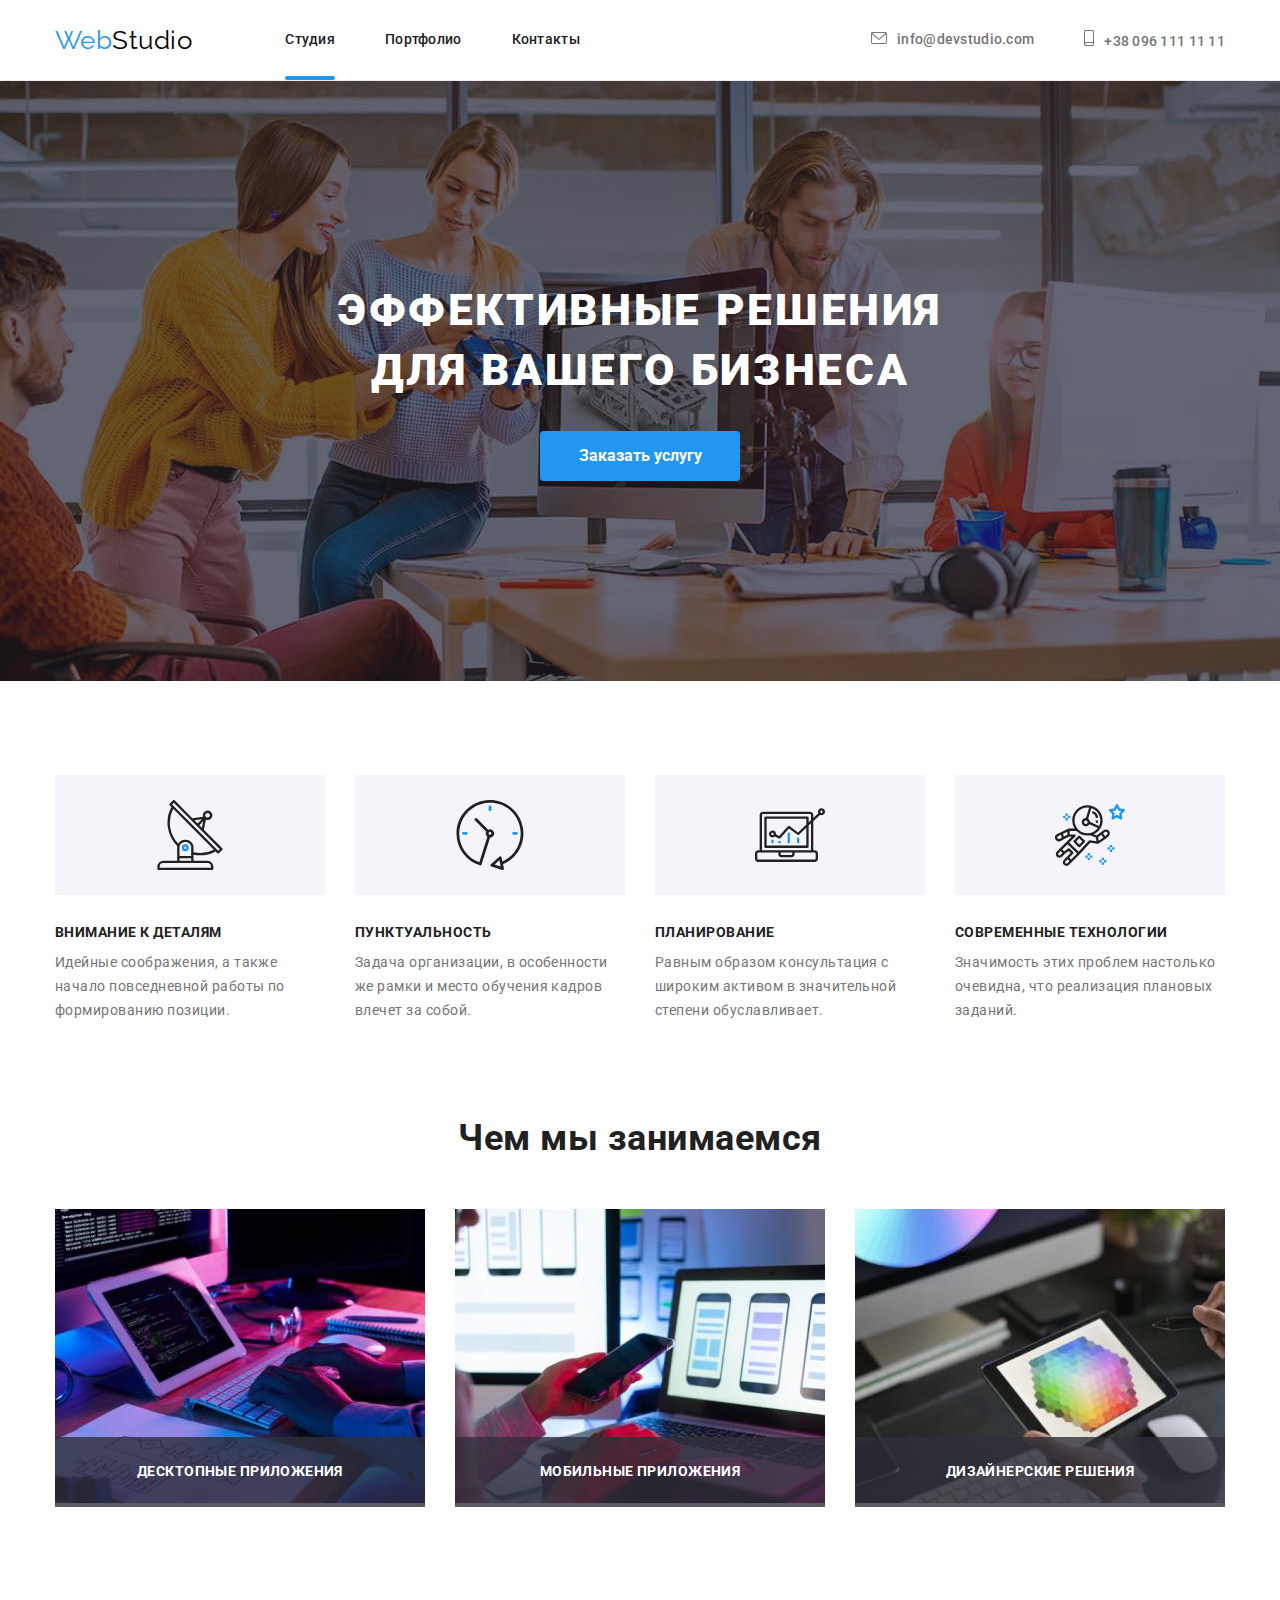
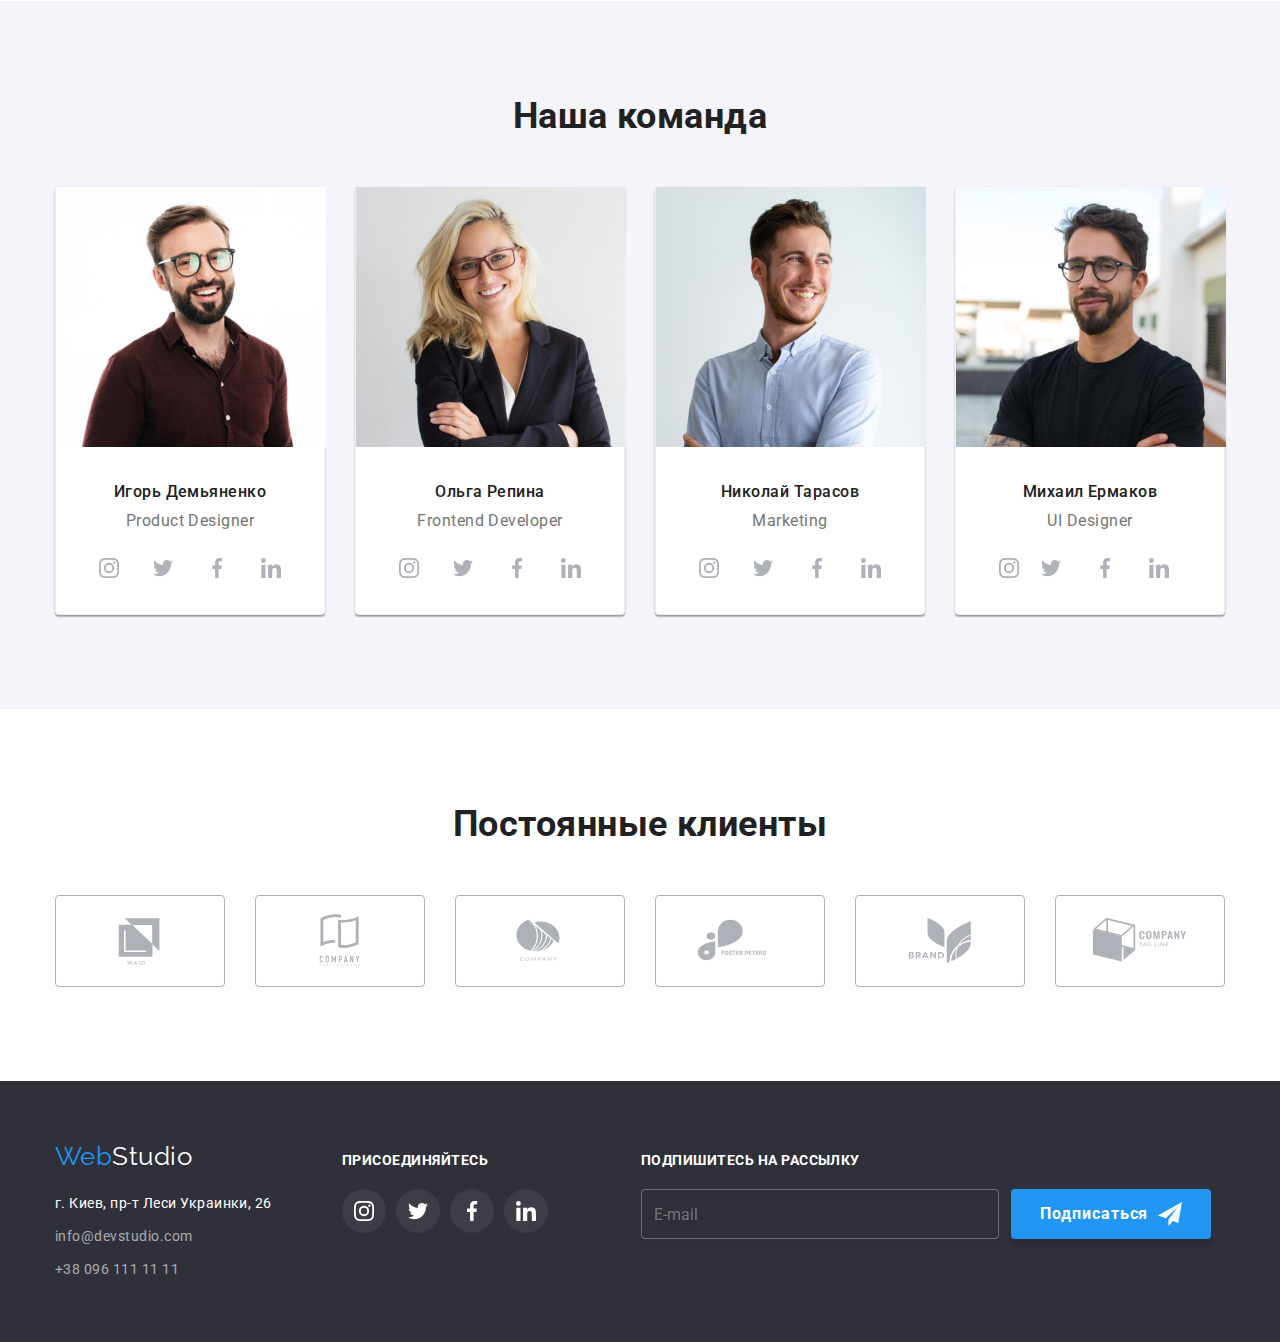
<file: index.html>
<!DOCTYPE html>
<html lang="ru">
  <head>
    <meta charset="UTF-8"/>
    <meta name="viewport" content="width=device-width, initial-scale=1.0"/>
    <title>Document</title>
    <link
      href="https://fonts.googleapis.com/css2?family=Raleway:wght@700&family=Roboto:wght@400;500;700;900&display=swap"
      rel="stylesheet"/>
    <link
      rel="stylesheet"
      href="https://cdnjs.cloudflare.com/ajax/libs/modern-normalize/1.1.0/modern-normalize.min.css"/>
    <link rel="stylesheet" href="./css/main.min.css"/>
  </head>
  <body>
    <!--Шапка сайта-->
    <header class="header">
      <div class="container header__container">
        <a href="./index.html" class="logo"><span class="logo__log">Web</span>Studio</a>
        <ul class="navigation">
          <li class="navigation__item">
            <a class="navigation__link current" href="./index.html">Студия</a>
          </li>
          <li class="navigation__item">
            <a class="navigation__link" href="./portfolio.html">Портфолио</a>
          </li>
          <li class="navigation__item">
            <a class="navigation__link" href="Контакты">Контакты</a>
          </li>
        </ul>
        <ul class="contact">
          <li class="contact__item">
            <a class="contact__link" href="info@devstudio.com">
              <svg class="contact__icon" width="16" height="12">
                <use href="./images/svg/sprite.svg#icon-envelope-hover"></use>
                </svg>info@devstudio.com</a>
          </li>
          <li class="contact__item">
            <a class="contact__link" href="+380961111111">
              <svg class="contact__icon" width="10" height="16">
                <use href="./images/svg/sprite.svg#icon-smartphone"></use>
                </svg>+38 096 111 11 11</a>
          </li>
        </ul>
      </div>
    </header>
    <main>
      <!--Герой-->
      <section class="hero">
        <div class="container">
          <h1 class="hero__title">Эффективные решения<br/>для вашего бизнеса</h1>
          <button
            class="button primery hero__button"
            type="button"
            data-modal-open>Заказать услугу
          </button>
        </div>
      </section>
      <!--Преимущества-->
      <section class="feature">
        <div class="container">
          <ul class="feature__list">
            <li class="feature__item">
              <div class="feature__desckription">
                <div class="feature__block">
                  <svg class="feature__icon">
                    <use href="./images/svg/sprite.svg#icon-antenna"></use>
                  </svg>
                </div>
                <h3 class="feature__title">Внимание к деталям</h3>
                <p class="feature__text">
                  Идейные соображения, а также начало повседневной работы по
                  формированию позиции.
                </p>
              </div>
            </li>
            <li class="feature__item">
              <div class="feature__desckription">
                <div class="feature__block">
                  <svg class="feature__icon">
                    <use href="./images/svg/sprite.svg#icon-clock"></use>
                  </svg>
                </div>
                <h3 class="feature__title">Пунктуальность</h3>
                <p class="feature__text">
                  Задача организации, в особенности же рамки и место обучения
                  кадров влечет за собой.
                </p>
              </div>
            </li>
            <li class="feature__item">
              <div class="feature__desckription">
                <div class="feature__block">
                  <svg class="feature__icon">
                    <use href="./images/svg/sprite.svg#icon-diagram"></use>
                  </svg>
                </div>
                <h3 class="feature__title">Планирование</h3>
                <p class="feature__text">
                  Равным образом консультация с широким активом в значительной
                  степени обуславливает.
                </p>
              </div>
            </li>
            <li class="feature__item">
              <div class="feature__desckription">
                <div class="feature__block">
                  <svg class="feature__icon">
                    <use href="./images/svg/sprite.svg#icon-astronaut"></use>
                  </svg>
                </div>
                <h3 class="feature__title">Современные технологии</h3>
                <p class="feature__text">
                  Значимость этих проблем настолько очевидна, что реализация
                  плановых заданий.
                </p>
              </div>
            </li>
          </ul>
        </div>
      </section>
      <!--Чем мы занимаемся-->
      <section class="work">
        <div class="container">
          <h2 class="section__title">Чем мы занимаемся</h2>
          <ul class="work__list">
            <li class="work__item">
              <img
                src="./images/work/box1.jpg"
                alt="планшет с клавиатурой"
                width="370"/>
              <h3 class="work__title">Десктопные приложения</h3>
            </li>
            <li class="work__item">
              <img
                src="./images/work/box2.jpg"
                alt="ноутбук и телефон"
                width="370"/>
              <h3 class="work__title">Мобильные приложения</h3>
            </li>
            <li class="work__item">
              <img
                src="./images/work/box3.jpg"
                alt="рисунок на планшете"
                width="370"/>
              <h3 class="work__title">Дизайнерские решения</h3>
            </li>
          </ul>
        </div>
      </section>
      <!--Наша команда-->
      <section class="team">
        <div class="container">
          <h2 class="section__title">Наша команда</h2>
          <ul class="team__list">
            <li class="team__item">
              <img
                src="./images/team/photo1.jpg"
                alt="мужчина в очках улыбается"
                width="270"/>
              <div class="team__title">
                <h3 class="team__name">Игорь Демьяненко</h3>
                <p class="team__position">Product Designer</p>
                <ul class="team__media media">
                  <li class="media__item">
                    <a class="media__link" href=""><svg class="media__icon">
                      <use href="./images/svg/sprite.svg#icon-instagram"></use></svg>
                    </a>
                  </li>
                  <li class="media__item">
                    <a class="media__link" href=""><svg class="media__icon">
                      <use href="./images/svg/sprite.svg#icon-twitter"></use></svg>
                    </a>
                  </li>
                  <li class="media__item">
                    <a class="media__link" href=""><svg class="media__icon">
                      <use href="./images/svg/sprite.svg#icon-facebook"></use></svg>
                    </a>
                  </li>
                  <li class="media__item">
                    <a class="media__link" href=""><svg class="media__icon">
                      <use href="./images/svg/sprite.svg#icon-linkedin"></use></svg>
                    </a>
                  </li>
                </ul>
              </div>
            </li>
            <li class="team__item">
              <img
                src="./images/team/photo2.jpg"
                alt="женщина в очках"
                width="270"/>
              <div class="team__title">
                <h3 class="team__name">Ольга Репина</h3>
                <p class="team__position">Frontend Developer</p>
                <ul class="team__media media">
                  <li class="media__item">
                    <a class="media__link" href=""><svg class="media__icon">
                      <use href="./images/svg/sprite.svg#icon-instagram"></use></svg>
                    </a>
                  </li>
                  <li class="media__item">
                    <a class="media__link" href=""><svg class="media__icon">
                      <use href="./images/svg/sprite.svg#icon-twitter"></use></svg>
                    </a>
                  </li>
                  <li class="media__item">
                    <a class="media__link" href=""><svg class="media__icon">
                      <use href="./images/svg/sprite.svg#icon-facebook"></use></svg>
                    </a>
                  </li>
                  <li class="media__item">
                    <a class="media__link" href=""><svg class="media__icon">
                      <use href="./images/svg/sprite.svg#icon-linkedin"></use></svg>
                    </a>
                  </li>
                </ul>
              </div>
            </li>
            <li class="team__item">
              <img
                src="./images/team/photo3.jpg"
                alt="мужчина улыбается"
                width="270"/>
              <div class="team__title">
                <h3 class="team__name">Николай Тарасов</h3>
                <p class="team__position">Marketing</p>
                <ul class="team__media media">
                  <li class="media__item">
                    <a class="media__link" href=""><svg class="media__icon">
                      <use href="./images/svg/sprite.svg#icon-instagram"></use></svg>
                    </a>
                  </li>
                  <li class="media__item">
                    <a class="media__link" href=""><svg class="media__icon">
                      <use href="./images/svg/sprite.svg#icon-twitter"></use></svg>
                    </a>
                  </li>
                  <li class="media__item">
                    <a class="media__link" href=""><svg class="media__icon">
                      <use href="./images/svg/sprite.svg#icon-facebook"></use></svg>
                    </a>
                  </li>
                  <li class="media__item">
                    <a class="media__link" href=""><svg class="media__icon">
                      <use href="./images/svg/sprite.svg#icon-linkedin"></use></svg>
                    </a>
                  </li>
                </ul>
              </div>
            </li>
            <li class="team__item">
              <img
                src="./images/team/photo4.jpg"
                alt="мужчина в очках"
                width="270"/>
              <div class="team__title">
                <h3 class="team__name">Михаил Ермаков</h3>
                <p class="team__position">UI Designer</p>
                <ul class="team__media media">
                  <li class="media_-item">
                    <a class="media__link" href=""><svg class="media__icon">
                      <use href="./images/svg/sprite.svg#icon-instagram"></use></svg>
                    </a>
                  </li>
                  <li class="media__item">
                    <a class="media__link" href=""><svg class="media__icon">
                      <use href="./images/svg/sprite.svg#icon-twitter"></use></svg>
                    </a>
                  </li>
                  <li class="media__item">
                    <a class="media__link" href=""><svg class="media__icon">
                      <use href="./images/svg/sprite.svg#icon-facebook"></use></svg>
                    </a>
                  </li>
                  <li class="media__item">
                    <a class="media__link" href=""><svg class="media__icon">
                      <use href="./images/svg/sprite.svg#icon-linkedin"></use></svg>
                    </a>
                  </li>
                </ul>
              </div>
            </li>
          </ul>
        </div>
      </section>
      <section class="clients">
        <div class="container">
          <h2 class="section__title">Постоянные клиенты</h2>
          <ul class="clients__list">
            <li class="clients__item">
              <a class="clients__link" href=""><svg class="clients__icon">
                <use href="./images/svg/sprite.svg#icon-Logo1"></use></svg>
              </a>
            </li>
            <li class="clients__item">
              <a class="clients__link" href=""><svg class="clients__icon">
                <use href="./images/svg/sprite.svg#icon-Logo2"></use></svg>
              </a>
            </li>
            <li class="clients__item">
              <a class="clients__link" href=""><svg class="clients__icon">
                <use href="./images/svg/sprite.svg#icon-Logo3"></use></svg>
              </a>
            </li>
            <li class="clients__item">
              <a class="clients__link" href=""><svg class="clients__icon">
                <use href="./images/svg/sprite.svg#icon-Logo4"></use></svg>
              </a>
            </li>
            <li class="clients__item">
              <a class="clients__link" href=""><svg class="clients__icon">
                <use href="./images/svg/sprite.svg#icon-Logo5"></use></svg>
              </a>
            </li>
            <li class="clients__item">
              <a class="clients__link" href=""><svg class="clients__icon">
                <use href="./images/svg/sprite.svg#icon-Logo6"></use></svg>
              </a>
            </li>
          </ul>
        </div>
      </section>
    </main>
    <!--Футер-->
    <footer class="footer">
      <div class="container join">
        <div class="address">
          <a class="logo" href="./index.html"><span class="logo__log">Web</span>Studio</a>
          <address>
            <ul class="address__list">
              <li>
                <a class="address__location" 
                href="https://goo.gl/maps/p9asSNpHpRRXdiQKA">г. Киев, пр-т Леси Украинки, 26</a>
              </li>
              <li>
                <a class="address__link" href="info@devstudio.com">info@devstudio.com</a>
              </li>
              <li>
                <a class="address__link" href="+380961111111">+38 096 111 11 11</a>
              </li>
            </ul>
          </address>
        </div>
        <div class="join__block">
          <h3 class="join__title">Присоединяйтесь</h3>
          <ul class="join__list">
            <li class="join__item">
              <a class="join__link" href=""><svg class="join__icon">
                <use href="./images/svg/sprite.svg#icon-instagram"></use></svg>
              </a>
            </li>
            <li class="join__item">
              <a class="join__link" href=""><svg class="join__icon">
                <use href="./images/svg/sprite.svg#icon-twitter"></use></svg>
              </a>
            </li>
            <li class="join__item">
              <a class="join__link" href=""><svg class="join__icon">
                <use href="./images/svg/sprite.svg#icon-facebook"></use></svg>
              </a>
            </li>
            <li class="join__item">
              <a class="join__link" href=""><svg class="join__icon">
                <use href="./images/svg/sprite.svg#icon-linkedin"></use></svg>
              </a>
            </li>
          </ul>
        </div>
        <form class="footer__form">
          <h3 class="join__title">Подпишитесь на рассылку</h3>
          <span class="footer__email">
            <label>
              <input
                class="footer__input"
                type="text"
                name=""
                placeholder="E-mail"/>
            </label>
            <div class="footer__button">
              <button class="button__submit">
                Подписаться
                <svg class="footer__icon" width="24" height="24">
                  <use href="./images/svg/sprite.svg#icon-send"></use>
                </svg>
              </button>
            </div>
          </span>
        </form>
      </div>
    </footer>
    <div class="backdrop is-hidden" data-modal>
      <div class="modal">
        <button class="modal__button" type="button" data-modal-close>
          <svg class="modal__icon" width="18" height="18">
            <use href="./images/svg/sprite.svg#icon-close"></use>
          </svg>
        </button>
        <h2 class="modal__title">Оставьте свои данные, мы вам перезвоним</h2>
        <form class="modal__form record">
          <label class="record__label">
            <span class="record__name">Имя</span>
            <input
              class="record__input"
              type="text"
              name="user_name"
              placeholder=" "
              required
              minlength="2"/>
            <svg width="18" height="18" class="record__icon">
              <use href="./images/svg/sprite.svg#icon-person-black"></use>
            </svg>
          </label>
          <label class="record__label">
            <span class="record__name">Телефон</span>
            <input
              class="record__input"
              type="tel"
              name="user_phone"
              placeholder=" "
              required/>
            <svg width="18" height="18" class="record__icon">
              <use href="./images/svg/sprite.svg#icon-phone-black"></use>
            </svg>
          </label>
          <label class="record__label">
            <span class="record__name">Почта</span>
            <input
              class="record__input"
              type="email"
              name="user_email"
              placeholder=" "
              required/>
            <svg width="18" height="18" class="record__icon">
              <use href="./images/svg/sprite.svg#icon-email-black"></use>
            </svg>
          </label>
          <label class="record__label">
            <span class="record__name">Комментарий</span>
            <textarea
              class="feedback-input"
              name="feedback"
              rows="5"
              placeholder="Введите текст">
            </textarea>
          </label>
          <label class="agree">
            <input class="check-input" type="checkbox"/>
            <span class="check-box"></span>
            <span class="check">Соглашаюсь с рассылкой и принимаю
              <span><a class="agree-doc" href="#">Условия договора</a></span>
            </span>
          </label>
          <div class="contact-btn-submit">
            <button class="contact-btn" type="submit">Отправить</button>
          </div>
        </form>
      </div>
    </div>
    <script src="./js/modal.js"></script>
  </body>
</html>
</file>
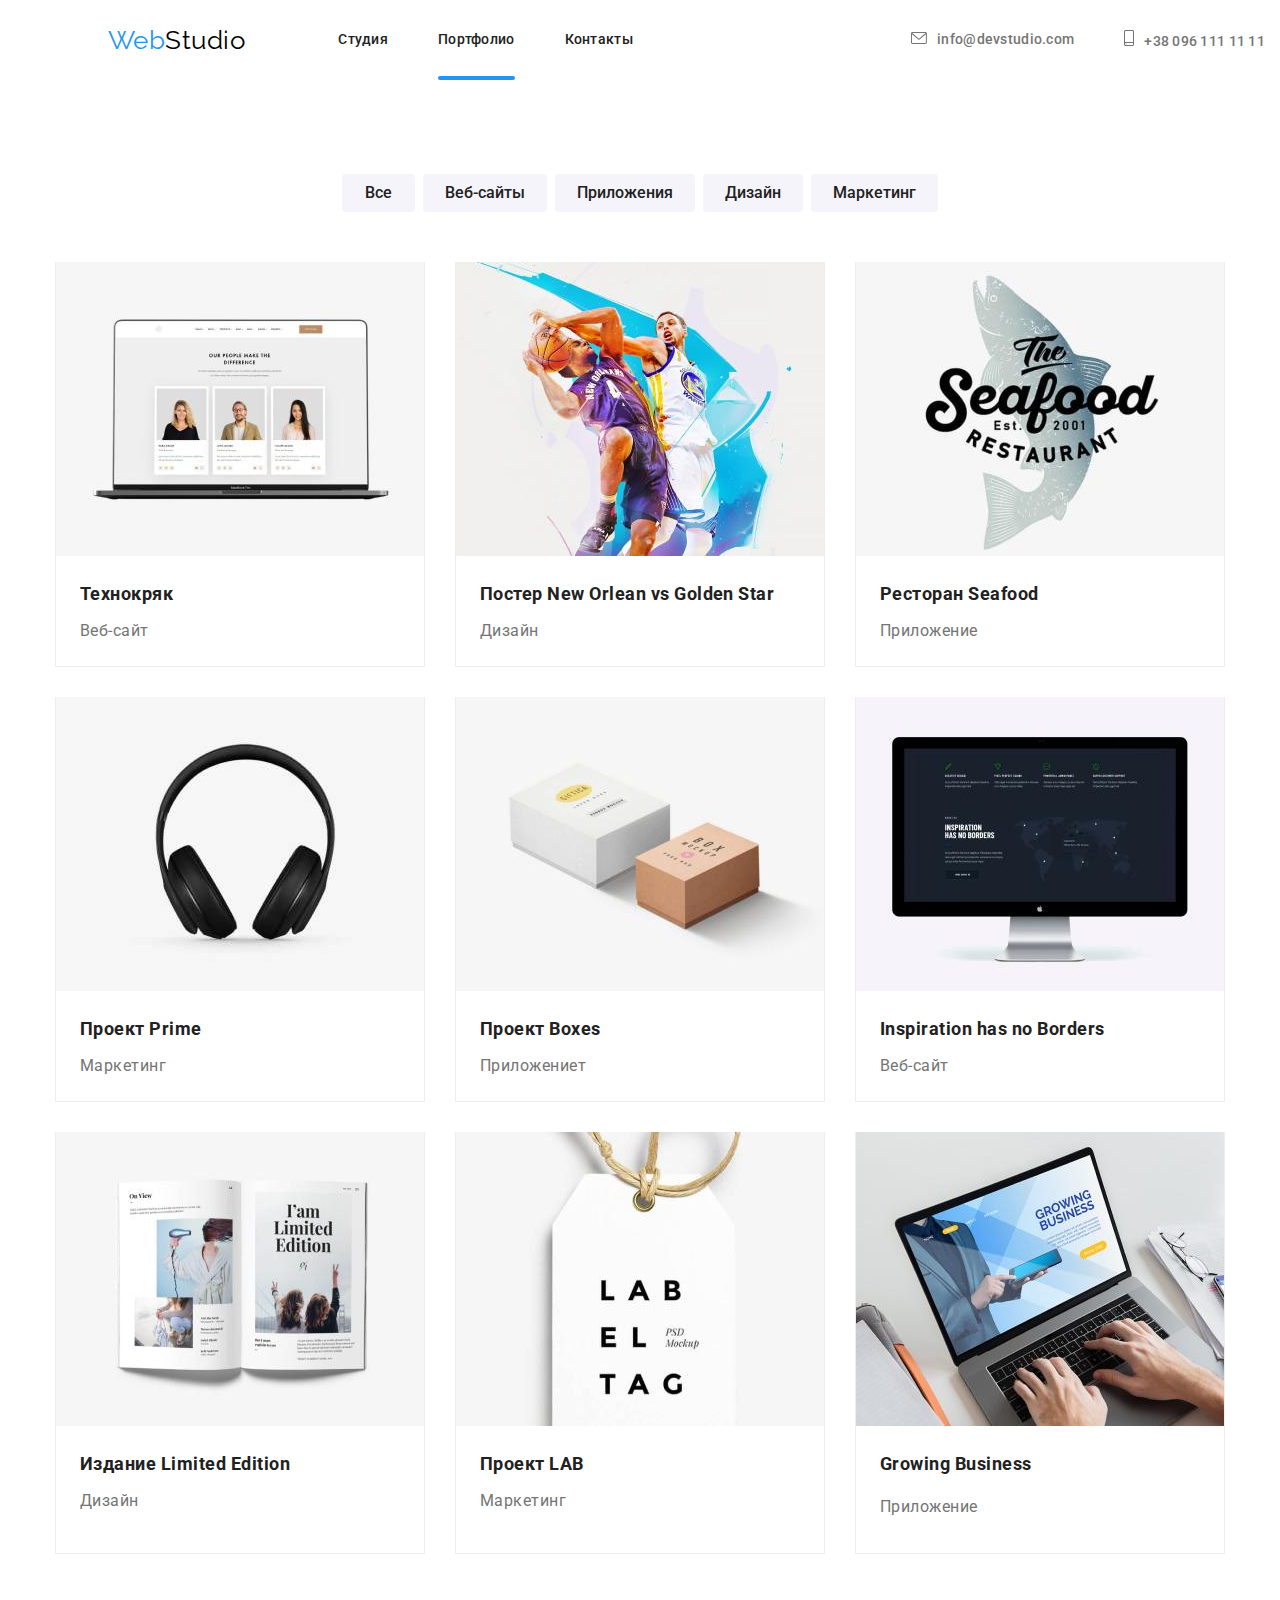
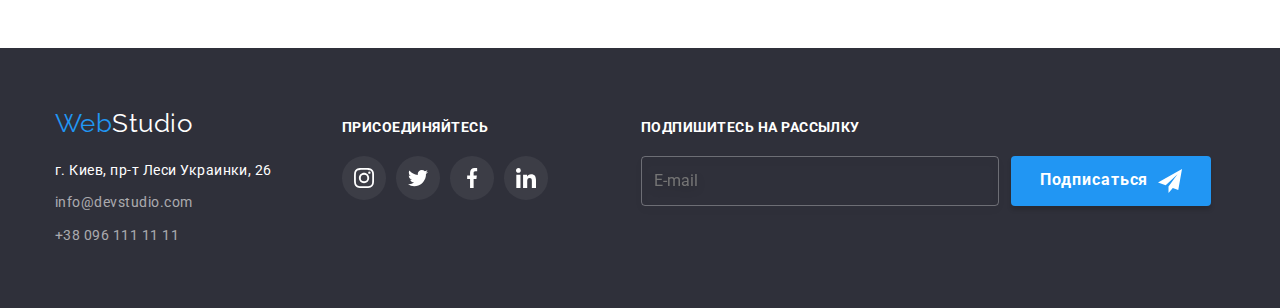
<file: portfolio.html>
<!DOCTYPE html>
<html lang="ru">
<head>
  <meta charset="UTF-8">
  <meta http-equiv="X-UA-Compatible" content="IE=edge">
  <meta name="viewport" content="width=device-width, initial-scale=1.0">
  <title>Document</title>
  <link 
  href="https://fonts.googleapis.com/css2?family=Raleway:wght@700&family=Roboto:wght@400;500;700;900&display=swap" 
  rel="stylesheet"
  >
  <link 
  rel="stylesheet" 
  href="https://cdnjs.cloudflare.com/ajax/libs/modern-normalize/1.1.0/modern-normalize.min.css">
  <link rel="stylesheet" href="./css/main.min.css">
</head>
<body>
<!--Шапка сайта-->
  <header class="navigation">
    <div class="container header__container">
    <a href="./index.html" class="logo"><span class="logo__log">Web</span>Studio</a>
<ul class="navigation"> 
  <li class="navigation__item"> <a class="navigation__link" href="./index.html">Студия</a></li>
  <li class="navigation__item"> <a class="navigation__link current" href="./portfolio.html">Портфолио</a></li>
  <li class="navigation__item"> <a class="navigation__link" href="Контакты">Контакты</a></li>
</ul>
<ul class="contact">
  <li class="contact__item"> <a class="contact__link" href="info@devstudio.com"> 
    <svg class="contact__icon" width="16" height="12">
    <use href="./images/svg/sprite.svg#icon-envelope-hover"></use>
    </svg>info@devstudio.com</a>
    </li>
  <li class="contact__item"> <a class="contact__link" href="+380961111111">
    <svg class="contact__icon" width="10" height="16">
    <use href="./images/svg/sprite.svg#icon-smartphone"></use>
    </svg>+38 096 111 11 11</a>
  </li>
</ul>
</div>
</header>
<main>
<!--Наши работы-->
  <section class="project">
  <div class="container project_container">
  <ul class="project__button ">
    <li class="project__item"><button type="" class="button__secondary">Все</button></li>
    <li class="project__item"><button type="" class="button__secondary">Веб-сайты</button></li>
    <li class="project__item"><button type="" class="button__secondary">Приложения</button></li>
    <li class="project__item"><button type="" class="button__secondary">Дизайн</button></li>
    <li class="project__item"><button type="" class="button__secondary">Маркетинг</button></li>
  </ul>       
  <ul class="project__desckription desckription">
    <li class="desckription__group">
      <div class="desckription__fond">
      <img class="desckription__image" src="./images/project/project1.jpg" alt="веб-страница на ноутбуке" width="370"/>
      <div class="desckription__box">
      <p class="desckription__text">
        Ресурс предлагает комплексные предложения с разным уровнем функционала и сервисов. Все это позволит посетителю получить исчерпывающие сведения о компании или частном лице.
      </p>
      </div>
      </div>
      <div class="desckription__name">
      <h3 class="desckription__title">Технокряк</h3>
      <p class="desckription__item">Веб-сайт</p>
      </div>
    </li>
    <li class="desckription__group">
      <div class="desckription__fond">
      <img class="desckription__image" src="./images/project/project2.jpg" alt="два баскетболиста" width="370" />
      <div class="desckription__box">
      <p class="desckription__text">
        Ресурс предлагает комплексные предложения с разным уровнем функционала и сервисов. Все это позволит посетителю получить исчерпывающие сведения о компании или частном лице.
      </p>
      </div>
      </div>
      <div class="desckription__name">
      <h3 class="desckription__title">Постер New Orlean vs Golden Star</h3>
      <p class="desckription__item">Дизайн</p>
      </div>
    </li>
    <li class="desckription__group">
      <div class="desckription__fond">
      <img class="desckription__image" src="./images/project/project3.jpg" alt="логотип и название морского ресторана" width="370" />
      <div class="desckription__box">
      <p class="desckription__text">
        Ресурс предлагает комплексные предложения с разным уровнем функционала и сервисов. Все это позволит посетителю получить исчерпывающие сведения о компании или частном лице.
      </p>
      </div>
      </div>
      <div class="desckription__name">
      <h3 class="desckription__title">Ресторан Seafood</h3>
      <p class="desckription__item">Приложение</p>
      </div>
    </li> 
    <li class="desckription__group">
      <div class="desckription__fond">
      <img class="desckription__image" src="./images/project/project4.jpg" alt="чорные наушники" width="370" />
      <div class="desckription__box">
      <p class="desckription__text">
        Ресурс предлагает комплексные предложения с разным уровнем функционала и сервисов. Все это позволит посетителю получить исчерпывающие сведения о компании или частном лице.
      </p>
      </div>
      </div>
      <div class="desckription__name">
      <h3 class="desckription__title">Проект Prime</h3>
      <p class="desckription__item">Маркетинг</p>
      </div>
    </li>
    <li class="desckription__group">
      <div class="desckription__fond">
      <img class="desckription__image" src="./images/project/project5.jpg" alt="две коробки: белая и бежевая" width="370" />
      <div class="desckription__box">
      <p class="desckription__text">
        Ресурс предлагает комплексные предложения с разным уровнем функционала и сервисов. Все это позволит посетителю получить исчерпывающие сведения о компании или частном лице.
      </p>
      </div>
      </div>
      <div class="desckription__name">
      <h3 class="desckription__title">Проект Boxes</h3>
      <p class="desckription__item">Приложениет</p>
      </div>
    </li>
    <li class="desckription__group">
      <div class="desckription__fond">
      <img class="desckription__image" src="./images/project/project6.jpg" alt="монитор" width="370" />
      <div class="desckription__box">
      <p class="desckription__text">
        Ресурс предлагает комплексные предложения с разным уровнем функционала и сервисов. Все это позволит посетителю получить исчерпывающие сведения о компании или частном лице.
      </p>
      </div>
      </div>
      <div class="desckription__name">
      <h3 class="desckription__title">Inspiration has no Borders</h3>
      <p class="desckription__item">Веб-сайт</p>
      </div>
    </li>
    <li class="desckription__group">
      <div class="desckription__fond">
      <img class="desckription__image" src="./images/project/project7.jpg" alt="открытая книга" width="370" />
      <div class="desckription__box">
      <p class="desckription__text">
        Ресурс предлагает комплексные предложения с разным уровнем функционала и сервисов. Все это позволит посетителю получить исчерпывающие сведения о компании или частном лице.
      </p>
      </div>
      </div>
      <div class="desckription__name">
      <h3 class="desckription__title">Издание Limited Edition</h3>
      <p class="desckription__item">Дизайн</p>
      </div>
    </li> 
    <li class="desckription__group">
      <div class="desckription__fond">
      <img class="desckription__image" src="./images/project/project8.jpg" alt="бирка" width="370" />
      <div class="desckription__box">
      <p class="desckription__text">
        Ресурс предлагает комплексные предложения с разным уровнем функционала и сервисов. Все это позволит посетителю получить исчерпывающие сведения о компании или частном лице.
      </p>
      </div>
      </div>
      <div class="desckription__name">
      <h3 class="desckription__title">Проект LAB</h3>
      <p class="desckription__item">Маркетинг</p>
      </div>
    </li>
    <li class="desckription__group">
      <div class="desckription__fond">
      <img class="desckription__image" src="./images/project/project9.jpg" alt="руки и ноутбук" width="370" />
      <div class="desckription__box">
      <p class="desckription__text">
        Ресурс предлагает комплексные предложения с разным уровнем функционала и сервисов. Все это позволит посетителю получить исчерпывающие сведения о компании или частном лице.
      </p>
      </div>
      </div>
      <div class="desckription__name">
      <h3 class="desckription__title">Growing Business</h3>
      <p class="desckription__itemt">Приложение</p>
      </div>
    </li>
  </ul>
</div>
</main>
<!--Футер-->
<footer class="footer">
  <div class="container join">
    <div class="address">
    <a class="logo" href="./index.html"><span class="logo__log">Web</span>Studio</a>
    <address>
      <ul class="address__list">
        <li> <a class="address__location" href="https://goo.gl/maps/p9asSNpHpRRXdiQKA">г. Киев, пр-т Леси Украинки, 26</a></li>
        <li> <a class="address__link" href="info@devstudio.com">info@devstudio.com</a></li>
        <li> <a class="address__link" href="+380961111111">+38 096 111 11 11</a></li>
      </ul>
    </address>
    </div>
    <div class="join__block">
    <h3 class="join__title">Присоединяйтесь</h3>
    <ul class="join__list">
      <li class="join__item">
        <a class="join__link" href="">
          <svg class="join__icon">
          <use href="./images/svg/sprite.svg#icon-instagram"></use>
          </svg>
        </a>
      </li>
      <li class="join__item">
        <a class="join__link" href="">
          <svg class="join__icon">
          <use href="./images/svg/sprite.svg#icon-twitter"></use>
          </svg>
        </a>
      </li>
      <li class="join__item">
        <a class="join__link" href="">
          <svg class="join__icon">
          <use href="./images/svg/sprite.svg#icon-facebook"></use>
          </svg>
        </a>
      </li>
      <li class="join__item">
        <a class="join__link" href="">
          <svg class="join__icon">
          <use href="./images/svg/sprite.svg#icon-linkedin"></use>
          </svg>
        </a>
      </li>
    </ul>
    </div>
    <form class="footer__form">
      <h3 class="join__title">Подпишитесь на рассылку</h3>
      <span class="footer__email">
      <label>
        <input class="footer__input"
        type="text"
        name=""
        placeholder="E-mail"/>
      </label>
      <div class="footer__button">
        <button class="button__submit">Подписаться
        <svg class="footer__icon" width="24" height="24">
          <use href="./images/svg/sprite.svg#icon-send"></use>
        </svg>
      </button>
      </div>
      </span>
    </form>
  </div>
  </footer>
</body>
</html>
</file>
<file: css/main.min.css>
:root{--primery-text-color: #757575;--title-text-color: #212121;--accent-color: #2196f3;--logo-text-color: #000000;--primery-white-color: #ffffff;--primery-grey-color: #f5f4fa}a{text-decoration:none}ul{list-style:none;padding:0;margin:0}*,*::before,*::after{box-sizing:border-box}body{background-color:var(--primery-white-color);color:var(--primery-text-color);font-family:Roboto, sans-serif;letter-spacing:0.03em}.header{border-bottom:1px solid #ececec}.header__container{display:flex;align-items:center}.container{width:1200px;padding-left:15px;padding-right:15px;margin-left:auto;margin-right:auto}.logo{text-decoration:none;color:var(--logo-text-color);font-family:Raleway, cursive;font-size:26px;line-height:1.19}.logo__log{color:var(--accent-color)}.navigation{display:flex;margin-left:93px}.navigation__item:not(:last-child){margin-right:50px}.navigation__link{display:flex;padding-top:32px;padding-bottom:32px;position:relative;letter-spacing:0.02em;color:var(--title-text-color);transition:color 250ms cubic-bezier(0.4, 0, 0.2, 1);font-size:14px;line-height:1.14;font-weight:500}.navigation__link:hover,.navigation__link:focus{color:var(--accent-color)}.navigation__link:hover .current,.navigation__link:focus .current{color:var(--accent-color)}.current::after{content:'';position:absolute;display:block;width:100%;height:4px;border-radius:2px;background-color:var(--accent-color);bottom:0;left:0}.contact{display:flex;align-items:center;margin-left:auto;font-size:14px;line-height:1.14;font-weight:500;letter-spacing:0.02em}.contact__item{display:flex;justify-content:center;align-items:center}.contact__item{margin-left:50px}.contact__link{color:var(--primery-text-color);transition:color 250ms cubic-bezier(0.4, 0, 0.2, 1)}.contact__link:hover,.contact__link:focus{color:var(--accent-color)}.contact__link:hover .contact__icon,.contact__link:focus .contact__icon{fill:var(--accent-color)}.contact__icon{margin-right:10px;fill:var(--primery-text-color);transition:color 250ms cubic-bezier(0.4, 0, 0.2, 1)}.section__title{margin-top:0;margin-bottom:50px;color:var(--title-text-color);text-align:center;font-size:36px;line-height:1.17;font-weight:700}.hero{max-width:1600px;height:600px;margin-left:auto;margin-right:auto;padding-top:200px;padding-bottom:200px;background-image:linear-gradient(to right, rgba(47,48,58,0.4), rgba(47,48,58,0.4)),url(../images/hero/hero.jpg);background-size:cover;background-position:center;background-color:#2f303a;text-align:center}.hero__title{margin-top:0;margin-bottom:30px;text-transform:uppercase;color:var(--primery-white-color);letter-spacing:0.06em;font-size:44px;line-height:1.36;font-weight:900}.feature{padding-top:94px}.feature__list{display:flex;margin-top:0;margin-bottom:0;list-style:none;padding-left:0}.feature__icon{list-style:none;width:70px;height:70px}.feature__block{width:270px;height:120px;margin-bottom:30px;display:flex;justify-content:center;align-items:center;background-color:var(--primery-grey-color)}.feature__item{width:270px;margin-right:30px}.feature__item :nth-child(4n){margin-right:0}.feature__title{margin-top:0;margin-bottom:10px;text-transform:uppercase;color:var(--title-text-color);font-size:14px;line-height:1.14;font-weight:700}.feature__text{margin-top:0;margin-bottom:0;font-size:14px;line-height:1.71;font-weight:400}.work{padding-top:94px;padding-bottom:94px}.work__list{list-style:none;display:flex;justify-content:space-between;margin-top:0;margin-bottom:0;padding-left:0}.work__item{position:relative;padding-top:50;width:370px;margin-right:30px}.work__title{position:absolute;bottom:0;left:0;width:100%;margin:0;padding:27px 0;text-align:center;letter-spacing:0.03em;text-transform:uppercase;color:var(--primery-white-color);background:rgba(47,48,58,0.8);font-size:14px;line-height:1.14;font-weight:700}.team{background-color:var(--primery-grey-color);padding-top:94px;padding-bottom:94px}.team__list{list-style:none;display:flex;margin-top:0;margin-bottom:0;padding-left:0}.team__item{width:270px;height:428px;margin-right:30px;text-align:center;border:1px solid #eeeeee;border-top:none;background-color:var(--primery-white-color);box-shadow:0px 1px 3px rgba(0,0,0,0.12),0px 1px 1px rgba(0,0,0,0.14),0px 2px 1px rgba(0,0,0,0.2);border-radius:0px 0px 4px 4px}.team__title{margin-top:30px;margin-bottom:30px}.team__name{margin-top:0;margin-bottom:10px;color:var(--title-text-color);font-size:16px;line-height:1.19;font-weight:500}.team__position{margin-top:0;margin-bottom:0;font-size:16px;line-height:1.19;font-weight:400}.media__item{width:44px;height:44px}.media{margin-top:16px;padding-left:0;display:flex;justify-content:center;align-items:center}.media li:not(:last-child){margin-right:10px}.media__link{width:100%;height:100%;display:flex;justify-content:center;align-items:center;background-color:var(--primery-white-color);border-radius:50%;transition:background-color 250ms cubic-bezier(0.4, 0, 0.2, 1)}.media__link:hover,.media__link:focus{background-color:var(--accent-color)}.media__link:hover .media__icon,.media__link:focus .media__icon{fill:var(--primery-white-color)}.media__item{list-style:none}.media__icon{width:20px;height:20px;fill:#afb1b8;transition:fill 250ms cubic-bezier(0.4, 0, 0.2, 1)}.clients{padding-top:94px;padding-bottom:94px}.clients__list{margin:0;padding:0;display:flex;justify-content:space-between}.clients__item{list-style:none;width:170px;height:92px}.clients__link{width:100%;height:100%;display:flex;justify-content:center;align-items:center;border:1px solid #afb1b8;border-radius:4px;transition:border-color 250ms cubic-bezier(0.4, 0, 0.2, 1)}.clients__link:hover,.clients__link:focus{border-color:var(--accent-color)}.clients__link:hover .clients__icon,.clients__link:focus .clients__icon{fill:var(--accent-color)}.clients__icon{width:106px;height:60px;fill:#afb1b8;transition:fill 250ms cubic-bezier(0.4, 0, 0.2, 1)}.button{display:inline-block;border-radius:4px;border:0px;text-align:center;font-family:inherit;background-color:var(--primery-white-color);color:var(--title-text-color)}.button.hero__button{padding:10px 32px;width:200px;background-color:var(--accent-color);color:var(--primery-white-color);transition:color 250ms cubic-bezier(0.4, 0, 0.2, 1);font-size:16px;line-height:1.88;font-weight:700}.project__button{margin-top:0;margin-bottom:50px;list-style:none;display:flex;justify-content:center}.button__secondary{border-radius:4px;border:0px;text-align:center;font-family:inherit;list-style:none;background-color:var(--primery-grey-color);color:var(--title-text-color);font-size:16px;line-height:1.63;font-weight:500;padding:6px 22px;min-width:73px;transition:color 250ms cubic-bezier(0.4, 0, 0.2, 1),background-color 250ms cubic-bezier(0.4, 0, 0.2, 1),box-shadow 250ms cubic-bezier(0.4, 0, 0.2, 1)}.button__secondary:hover,.button__secondary:focus{color:var(--primery-white-color);background-color:var(--accent-color);box-shadow:0px 3px 1px rgba(0,0,0,0.1),0px 1px 2px rgba(0,0,0,0.08),0px 2px 2px rgba(0,0,0,0.12);outline:none}.project{padding-top:94px;padding-bottom:94px}.project__item:not(:last-child){margin-right:8px}.desckription{margin-top:0;margin-bottom:0;list-style:none;display:flex;flex-wrap:wrap;padding-left:0}.desckription__group{width:370px;margin-right:30px;margin-bottom:30px;border:1px solid #eeeeee;border-top:none;transition:color 250ms cubic-bezier(0.4, 0, 0.2, 1)}.desckription__group:hover,.desckription__group:focus{box-shadow:0px 1px 1px rgba(0,0,0,0.12),0px 4px 4px rgba(0,0,0,0.06),1px 4px 6px rgba(0,0,0,0.16)}.desckription__group:hover .desckription__box,.desckription__group:focus .desckription__box{transform:translateY(0)}.desckription__group:nth-child(3n){margin-right:0}.desckription__group:nth-last-child(-n+3){margin-bottom:0}.desckription__fond{position:relative;overflow:hidden}.desckription__image{display:block}.desckription__box{position:absolute;top:0;padding:63px 24px;width:100%;height:100%;background-color:#3f51b5;transition:transform 250ms cubic-bezier(0.4, 0, 0.2, 1);transform:translateY(100%);background-color:rgba(33,150,243,0.9)}.desckription__text{font-size:18px;line-height:1.56;font-weight:400;color:var(--primery-white-color)}.desckription__name{padding:20px 24px}.desckription__title{margin-top:0;margin-bottom:4px;color:var(--title-text-color);font-size:18px;line-height:2;font-weight:700}.desckription__item{margin-top:0;margin-bottom:0;font-size:16px;line-height:1.88;font-weight:400}.footer{margin-left:0;padding-top:60px;padding-bottom:60px;background-color:#2f303a}.join{display:flex}.footer .logo{color:var(--primery-white-color)}.footer .address__list{list-style:none;margin-top:20px;margin-bottom:0;padding-left:0}.address__link{text-decoration:none;color:rgba(255,255,255,0.6);font-style:normal;font-size:14px;line-height:1.71;font-weight:400;margin-bottom:9px}.address__location{color:var(--primery-white-color);text-decoration:none;font-style:normal;font-size:14px;line-height:1.71;font-weight:400}.address__list li:not(:last-child){margin-bottom:9px}.join__block{display:block;margin-left:70px}.join__title{margin-top:0;margin-bottom:20px;padding-top:12px;font-size:14px;line-height:1.14;font-weight:700;text-transform:uppercase;color:var(--primery-white-color)}.join__list{display:flex;justify-content:flex-start;padding-left:0}.join__list li:not(:last-child){margin-right:10px}.join__item{list-style:none;width:44px;height:44px}.join__link{width:100%;height:100%;display:flex;justify-content:center;align-items:center;border-radius:50%;background-color:#ffffff10;transition:background-color 250ms cubic-bezier(0.4, 0, 0.2, 1)}.join__link:hover,.join__link:focus{background-color:var(--accent-color)}.join__icon{width:20px;height:20px;fill:var(--primery-white-color)}.footer__form{margin-left:93px}.footer__email{display:flex;align-items:center}.footer__input{padding:15px 12px;width:358px;height:50px;outline:none;border:1px solid rgba(255,255,255,0.3);filter:drop-shadow(0px 4px 4px rgba(0,0,0,0.15));border-radius:4px;background-color:transparent;color:rgba(255,255,255,0.6)}.footer__button{display:flex;position:relative}.button__submit{display:flex;border:none;margin-left:12px;padding:10px 29px;align-items:center;min-width:200px;height:50px;font-style:normal;border-radius:4px;font-size:16px;line-height:1.9;font-weight:700;text-align:center;letter-spacing:0.06em;background-color:var(--accent-color);color:var(--primery-white-color);box-shadow:0px 4px 4px rgba(0,0,0,0.15);transition:background-color 250ms cubic-bezier(0.4, 0, 0.2, 1)}.button__submit:hover,.button__submit:focus{background-color:#188ce8}.footer__icon{margin-left:10px}.is-hidden{opacity:0;visibility:hidden;pointer-events:none}.backdrop{position:fixed;top:0;left:0;width:100%;height:100%;background:rgba(0,0,0,0.2);z-index:10;opacity:1;transition:opacity 250ms linear, visibility 250ms linear}.modal{position:absolute;top:50%;left:50%;transform:translate(-50%, -50%);min-width:528px;min-height:581px;padding:40px;background-color:var(--primery-white-color);box-shadow:0px 1px 3px rgba(0,0,0,0.12),0px 1px 1px rgba(0,0,0,0.14),0px 2px 1px rgba(0,0,0,0.2);border-radius:4px;transition:transform 500ms linear}.backdrop.is-hidden .modal{transform:translate(-50%, -50%) scale(0) rotate(45deg)}.modal__button{position:absolute;width:30px;height:30px;border-radius:50%;border:1px solid rgba(0,0,0,0.1);background-color:transparent;right:8px;top:8px}.modal__icon{width:11px;height:11px;transition:fill 250ms cubic-bezier(0.4, 0, 0.2, 1)}.modal__icon:hover,.modal__icon:focus{fill:var(--accent-color)}.modal__title{margin:0;margin-bottom:12px;padding:0;font-size:20px;line-height:1.15;font-weight:700;text-align:center;color:var(--title-text-color)}.modal__form{display:flex;flex-direction:column}.record__label{position:relative}.record__name{display:block;text-align:left;font-size:12px;line-height:1.17;font-weight:400;letter-spacing:0.01em;color:var(--primery-text-color);margin-bottom:4px}.record__input{width:448px;height:40px;margin-bottom:10px;border:1px solid #21212120;border-radius:4px;padding:0 15px 0 40px;outline:none;transition:border-color 250ms cubic-bezier(0.4, 0, 0.2, 1)}.record__input:hover,.record__input:focus{border-color:var(--accent-color)}.record__input:hover+.record__icon,.record__input:focus+.record__icon{fill:var(--accent-color)}.record__icon{position:absolute;top:40%;left:12px;fill:var(--logo-text-color);transition:fill 250ms cubic-bezier(0.4, 0, 0.2, 1)}.feedback-input{width:448px;height:120px;display:block;padding:12px;margin-bottom:20px;border:1px solid #21212120;border-radius:4px;resize:none;outline:none;background-color:var(--primery-white-color);transition:border-color 250ms cubic-bezier(0.4, 0, 0.2, 1)}.feedback-input:hover,.feedback-input:focus{border-color:var(--accent-color)}.agree{display:flex;justify-content:center;margin-bottom:30px}.agree-doc{color:var(--accent-color)}.check-input{position:absolute;-webkit-appearance:none;appearance:none}.check-box{display:block;margin-right:8px;width:16px;height:15px;border:2px solid var(--title-text-color);border-radius:4px;background-position:center;margin-top:4px}.check-input:checked+.check-box{border:none;background-color:var(--accent-color);background-image:url(../images/svg/check.svg);transition:background-color 250ms cubic-bezier(0.4, 0, 0.2, 1);background-image:250ms cubic-bezier(0.4, 0, 0.2, 1)}.check-input:checked+.check-box:focus,.check-input:checked+.check-box:hover{border:2px solid var(--accent-color);background-image:url(../images/svg/check.svg)}.check{font-size:14px;line-height:1.71;font-weight:400;text-align:center;color:var(--primery-text-color)}.agree-icon{color:var(--accent-color)}.contact-btn-submit{display:flex;justify-content:center}.contact-btn{width:200px;height:50px;border-radius:4px;border:0px;text-align:center;font-family:inherit;padding:10px 20px;background-color:var(--accent-color);color:var(--primery-white-color);font-size:16px;line-height:1.88;font-weight:700;transition:backround 250ms cubic-bezier(0.4, 0, 0.2, 1),box-shadow 250ms cubic-bezier(0.4, 0, 0.2, 1)}.contact-btn:hover,.contact-btn:focus{background:#188ce8;box-shadow:0px 4px 4px rgba(0,0,0,0.15)}
/*# sourceMappingURL=main.min.css.map */
</file>
